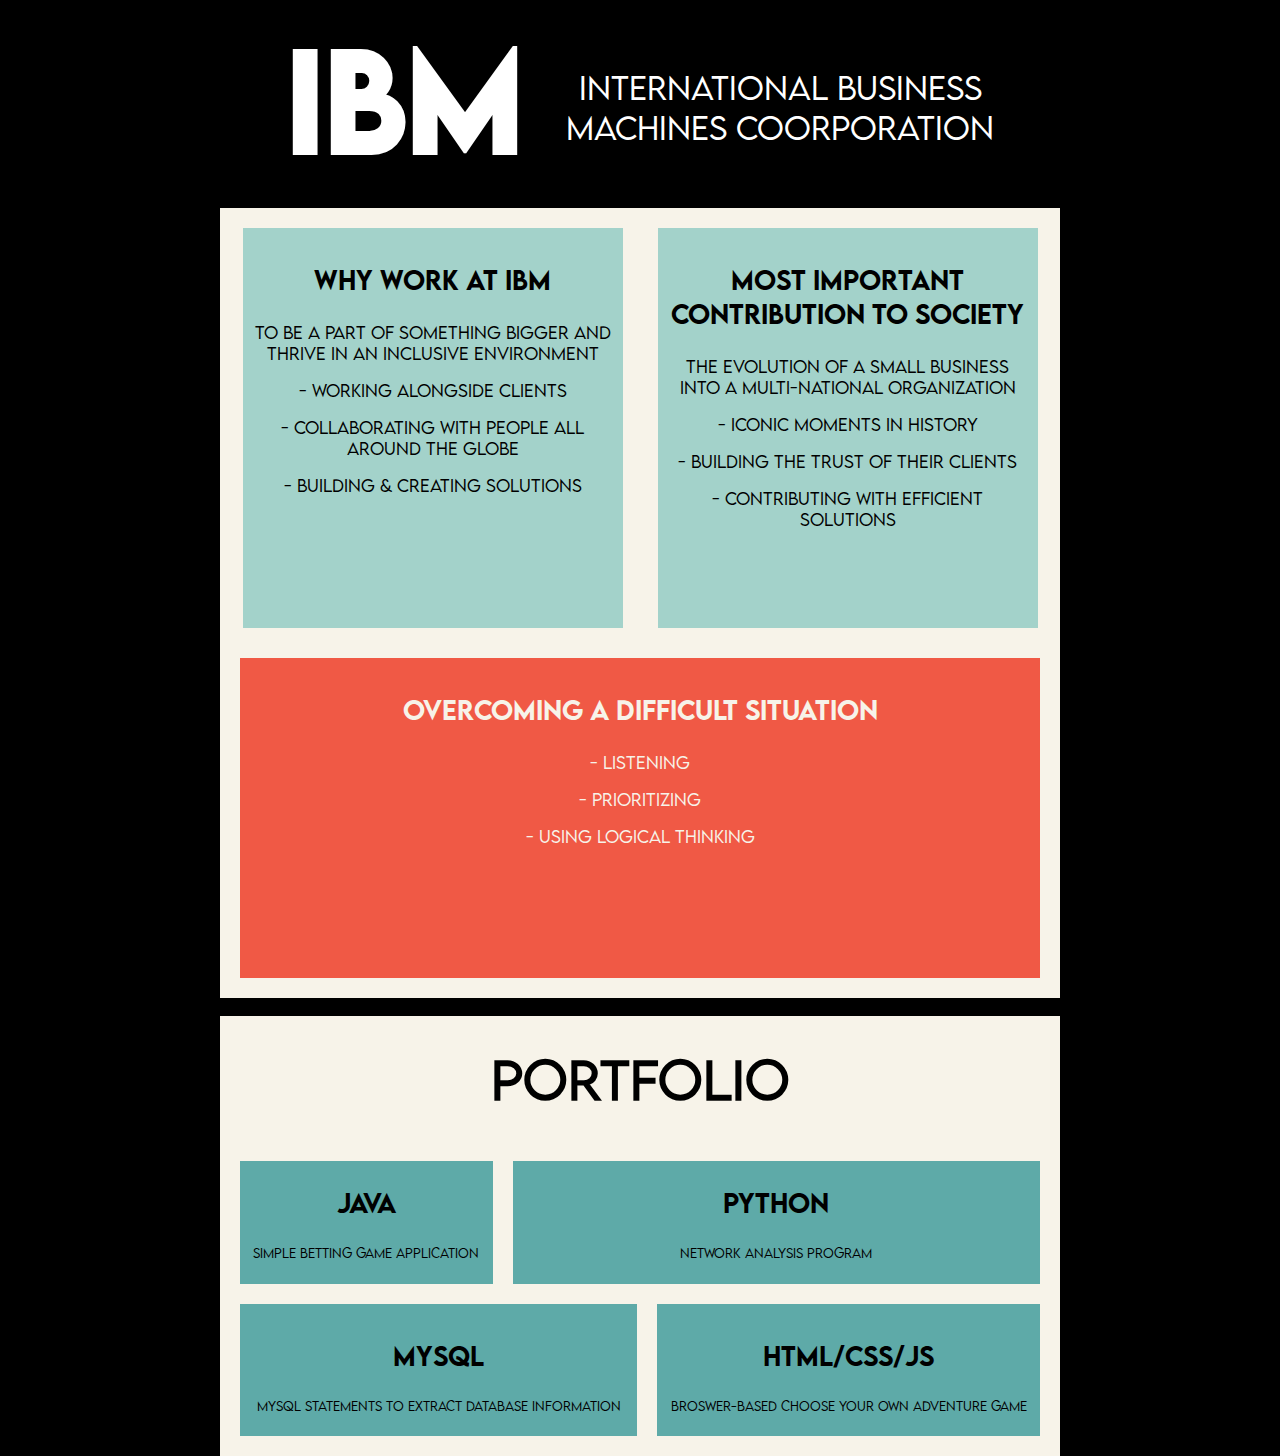
<file: index.html>
<!DOCTYPE html>
<html>
  <head>
    <title> Index Page </title>
    <link rel="stylesheet" href="page.css">
  </head>
  <body>
    <div class="title-div">
      <div class="title-1">
        <h1>IBM</h1><br>
      </div>

      <div class="title-2">
        <p id="subtitle">International Business <br> Machines Coorporation</p>
      </div>
    </div>

    <div class="grid-container">

      <div class="grid-item1" onclick="location.href='work.html';">
        <p class="para_title"> WHY WORK AT IBM</p>
        <p>To be a part of something bigger and thrive in an inclusive environment</p>
        <p>- Working alongside clients</p>
        <p>- Collaborating with people all around the globe</p>
        <p>- Building & creating solutions</p>

      </div>

      <div class="grid-item2" onclick="location.href='contribution.html';">
        <p class="para_title">MOST IMPORTANT CONTRIBUTION TO SOCIETY</p>
        <p>The evolution of a small business into a multi-national organization</p>
        <p>- Iconic moments in history</p>
        <p>- Building the trust of their clients</p>
        <p>- Contributing with efficient solutions</p>
      </div>

      <div class="grid-item3"  onclick="location.href='situation.html';">
        <p class="para_title">OVERCOMING A DIFFICULT SITUATION</p>
        <p>- Listening</p>
        <p>- Prioritizing</p>
        <p>- Using logical thinking</p>
        <p></p>
      </div>

    </div><br>

    <div class="portfolioDiv">
      <div class="portfolio-1">
        <h2>PORTFOLIO</h2><br>
      </div>

      <div class="portfolio-2">
        <p class="para_title">JAVA</p>
        <p class="portfolio-para">Simple betting game application</p>
      </div>

      <div class="portfolio-3">
        <p class="para_title">PYTHON</p>
        <p class="portfolio-para">Network analysis program</p>
      </div>

      <div class="portfolio-4">
        <p class="para_title">MYSQL</p>
        <p class="portfolio-para">MySQL statements to extract DataBase information</p>
      </div>

      <div class="portfolio-5">
        <p class="para_title">HTML/CSS/JS</p>
        <p class="portfolio-para">Broswer-based Choose Your Own Adventure game</p>
      </div>

    </div>

  </body>
</html>
</file>
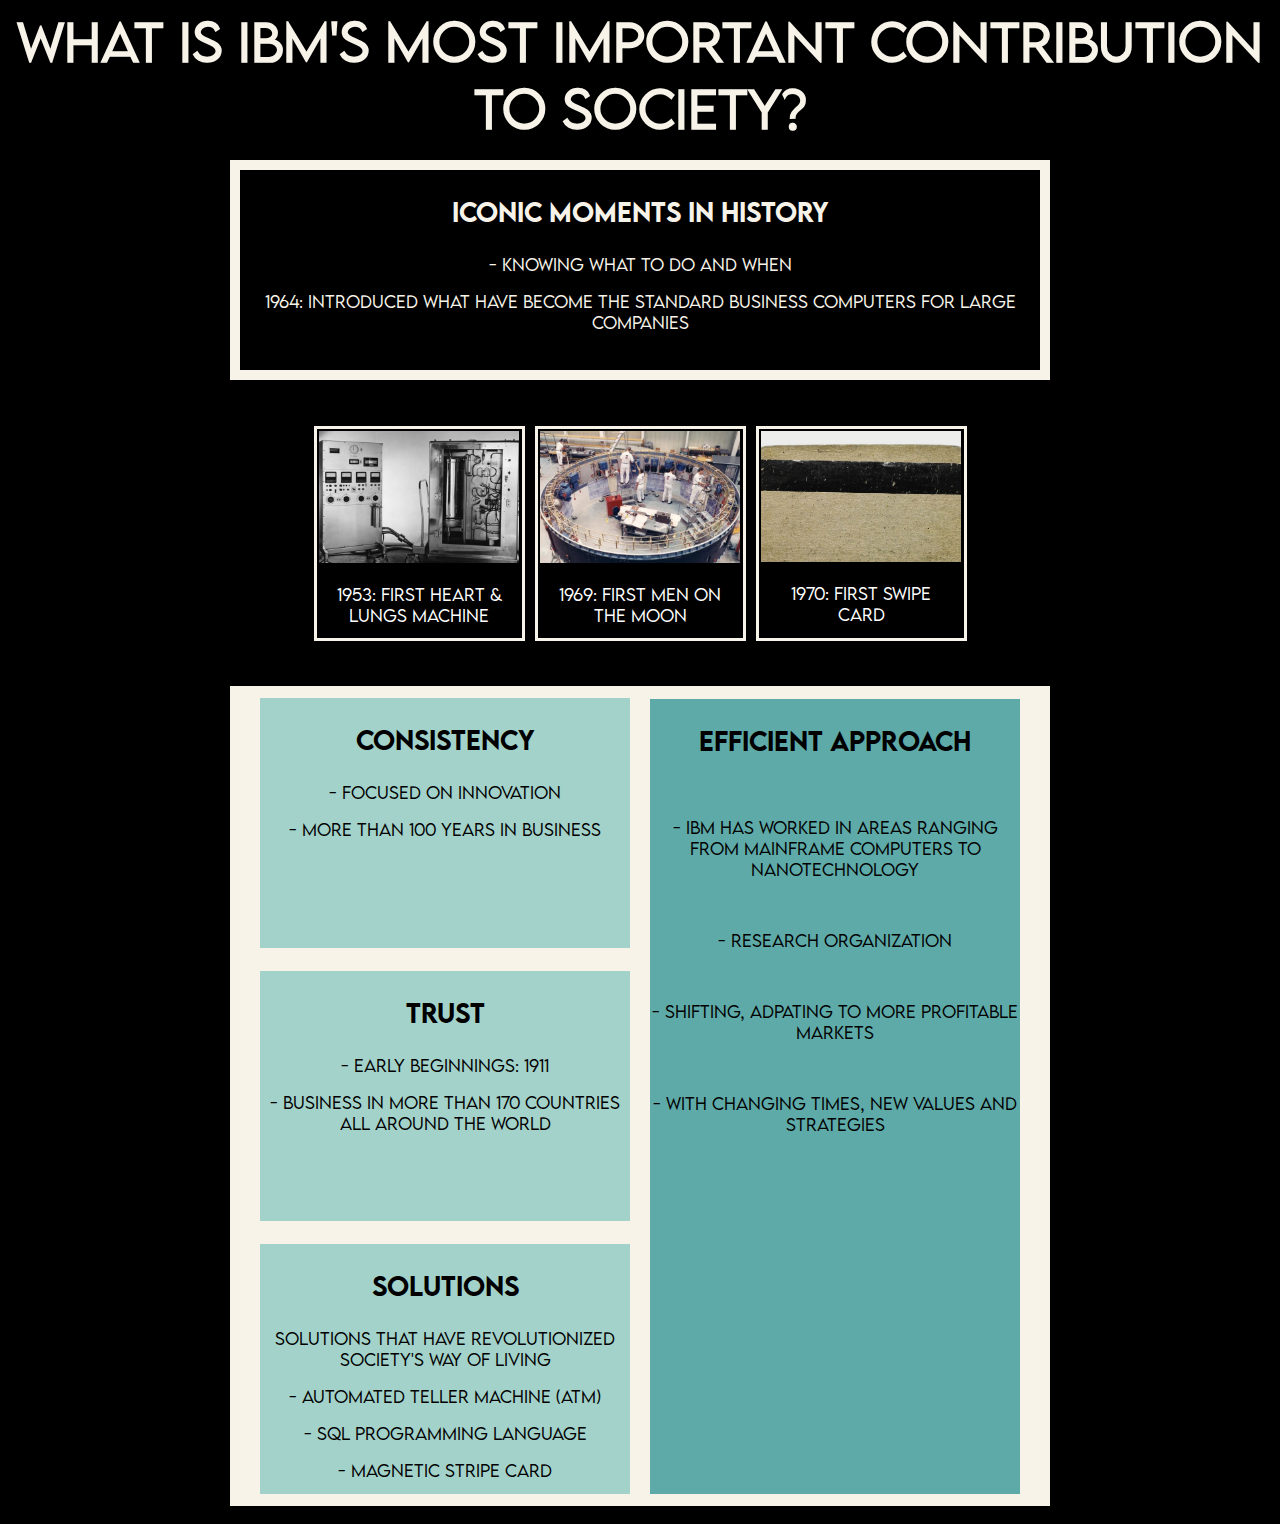
<file: contribution.html>
<!DOCTYPE html>
<html>
  <head>
    <title> IBM & Society </title>
    <link rel="stylesheet" href="page.css">
  </head>
  <body>


    <h2 id="work-h2">What is IBM'S most important contribution to society?</h2><br>

    <div class="contribution-top">
      <div class="contribution-1">
        <p class="para_title">ICONIC MOMENTS IN HISTORY</p>
        <p>- Knowing what to do and when</p>
        <p>1964: Introduced what have become the standard business computers for large companies</p>
      </div>
    </div><br>

    <div class="gallery-div">
      <div class="gallery">
        <a target="_blank" href="Images/1953.png">
          <img src="Images/heart.png" alt="Heart Machine">
        </a>
        <div class="desc">1953: First heart & lungs machine</div>
      </div>

      <div class="gallery">
        <a target="_blank" href="Images/1969.png">
          <img src="Images/apollo.png" alt="First men on the moon">
        </a>
        <div class="desc">1969: First men on the moon</div>
      </div>

      <div class="gallery">
        <a target="_blank" href="Images/1970.png">
          <img src="Images/swipe.png" alt="Swipe card">
        </a>
        <div class="desc">1970: First swipe card</div>
      </div>
    </div><br>

    <div class="contribution-bottom">
      <div class="contribution-2">
        <p class="para_title">TRUST</p>
        <p>- Early beginnings: 1911</p>
        <p>- Business in more than 170 countries all around the world</p>
      </div>

      <div class="contribution-3">
        <p class="para_title">CONSISTENCY</p>
        <p>- Focused on innovation</p>
        <p>- More than 100 years in business</p>
      </div>

      <div class="contribution-4">
        <p class="para_title">SOLUTIONS</p>
        <p>Solutions that have revolutionized society's way of living</p>
        <p>- Automated Teller Machine (ATM)</p>
        <p>- SQL programming language</p>
        <p>- Magnetic stripe card</p>
      </div>

      <div class="contribution-5">
        <p class="para_title">EFFICIENT APPROACH</p><br>
        <p>- IBM has worked in areas ranging from mainframe computers to nanotechnology</p><br>
        <p>- Research organization</p><br>
        <p>- Shifting, adpating to more profitable markets</p><br>
        <p>- With changing times, new values and strategies</p>
      </div>
    </div><br>


  </body>
</html>
</file>
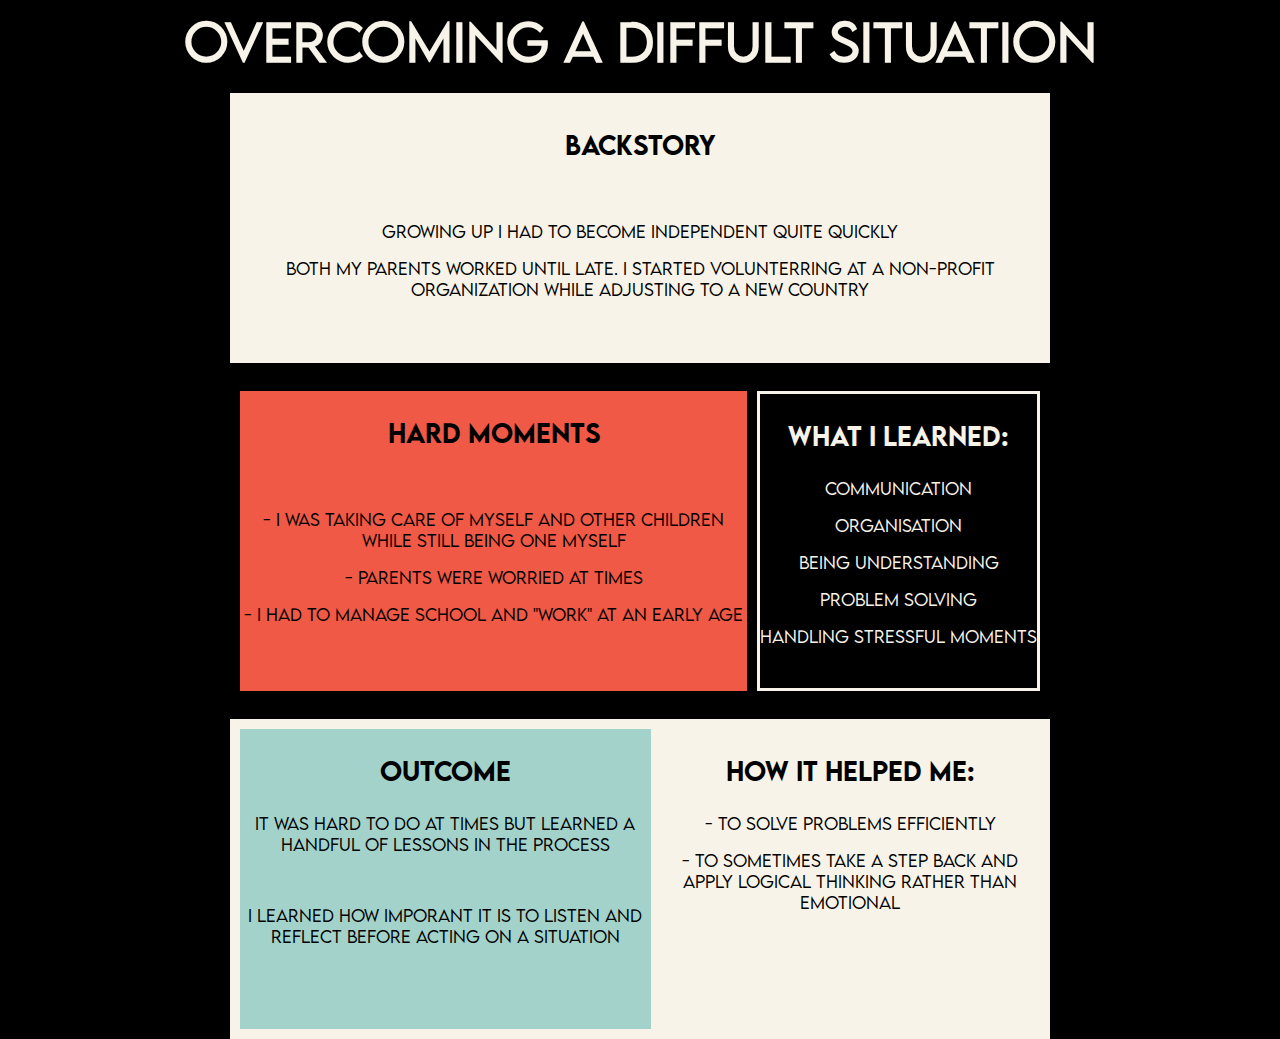
<file: situation.html>
<!DOCTYPE html>
<html>
  <head>
    <title>Overcoming a difficult situation</title>
    <link rel="stylesheet" href="page.css">
  </head>
  <body>

    <h2 id="work-h2">Overcoming a diffult situation</h2><br>

    <div class="backstory-div">
      <div class="backstory-1">
        <p class="para_title">BACKSTORY</p><br>
        <p>Growing up I had to become independent quite quickly</p>
        <p>Both my parents worked until late. I started volunterring at a
          Non-Profit Organization while adjusting to a new country</p>
        <p></p>
      </div>

    </div><br>

    <div class="middle-div">
      <div class="middle-1">
        <p class="para_title">HARD MOMENTS</p><br>
        <p>- I was taking care of myself and other children while still being one myself</p>
        <p>- Parents were worried at times</p>
        <p>- I had to manage school and "work" at an early age</p>
      </div>
      <div class="middle-2">
        <p class="para_title">WHAT I LEARNED:</p>
        <p>Communication</p>
        <p>Organisation</p>
        <p>Being understanding</p>
        <p>Problem solving</p>
        <p>Handling stressful moments</p>
      </div>
    </div><br>

    <div class="outcome-div">
      <div class="outcome-1">
        <p class="para_title">OUTCOME</p>
        <p>It was hard to do at times but learned a handful of lessons in the process</p><br>
        <p>I learned how imporant it is to listen and reflect before acting
          on a situation</p>
      </div>

      <div class="outcome-2">
        <p class="para_title">HOW IT HELPED ME:</p>
        <p>- To solve problems efficiently</p>
        <p>- To sometimes take a step back and apply logical thinking rather than emotional</p>
        
      </div>
    </div>

  </body>
</html>
</file>
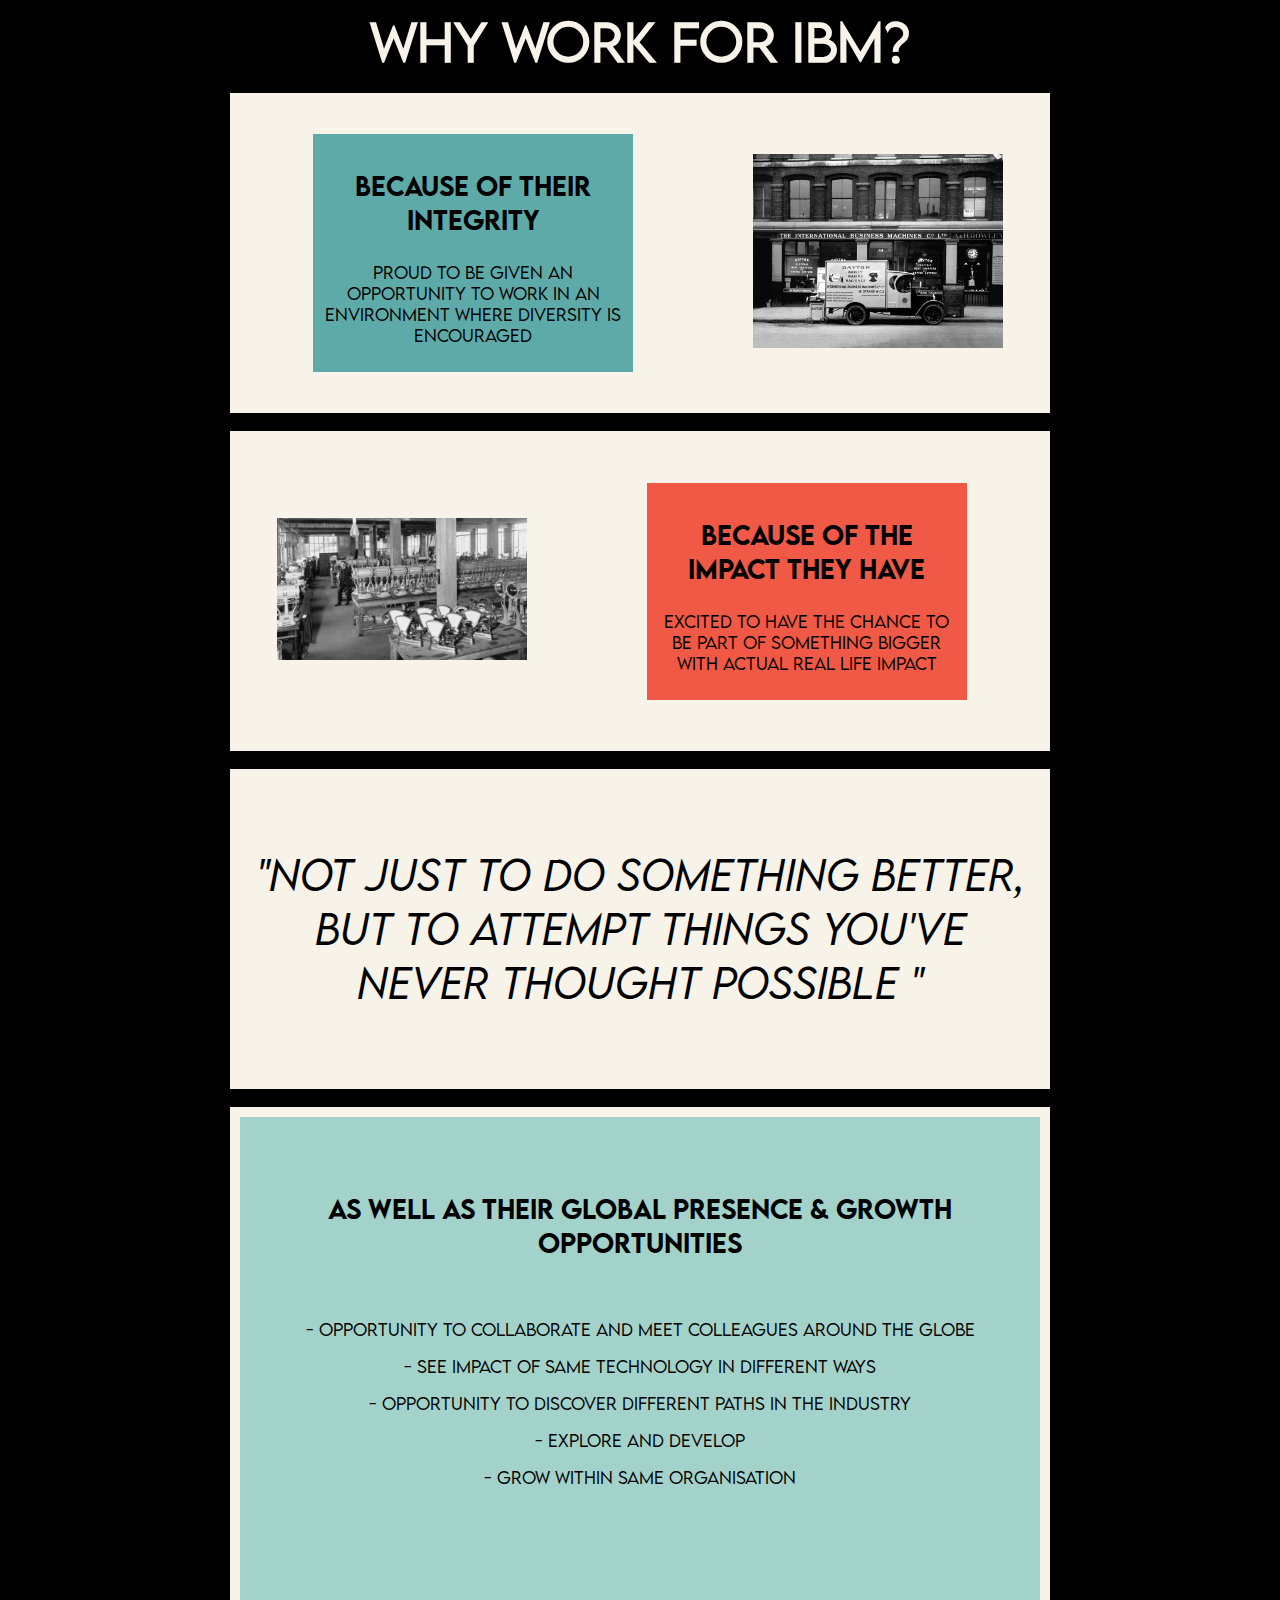
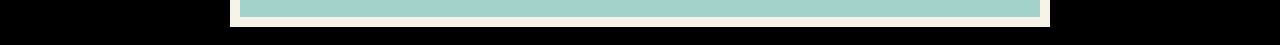
<file: work.html>
<!DOCTYPE html>
<html>
  <head>
    <title> Working at IBM </title>
    <link rel="stylesheet" href="page.css">
  </head>
  <body>

    <h2 id="work-h2">Why work for IBM?</h2><br>

    <div class="integrity-div">
      <div class="work-1">
        <p class="para_title">BECAUSE OF THEIR INTEGRITY</p>
        <p>Proud to be given an opportunity to work in an environment where
          diversity is encouraged</p>

      </div>
      <div class="work-2">
        <img src="Images/ibm.jpg" alt="">
      </div>
    </div><br>

    <div class="change-div">
      <div class="change-1">
        <p class="para_title">BECAUSE OF THE IMPACT THEY HAVE</p>
        <p>Excited to have the chance to be part of something bigger with actual real life impact</p>
      </div>
      <div class="change-2">
        <img src="Images/change.jpg" alt="">
      </div>
    </div><br>

    <div class="quote-div">
      <div class="quote-1">
        <p class="quote">"Not just to do something better, but to attempt
          things you've never thought possible "</p>
      </div>
    </div><br>

    <div class="growth-div">
      <div class="growth-1">
        <p class="para_title">AS WELL AS THEIR GLOBAL PRESENCE & GROWTH OPPORTUNITIES</p><br>
        <p>- Opportunity to collaborate and meet colleagues around the globe</p>
        <p>- See impact of same technology in different ways</p>
        <p>- Opportunity to discover different paths in the industry</p>
        <p>- Explore and develop</p>
        <p>- Grow within same organisation</p>
      </div>
    </div><br>

  </body>
</html>
</file>
<file: page.css>
html, body {
  height: 100%;
}
body{
  background-color: black;
}

h1{
  font-size: 130px;
  text-align: center;
  color: white;
  font-family: LMmedium;
  margin: 0;
}
h2{
  font-size: 50px;
  font-family: LMlight;
  padding: 0 0 0 0;
  margin: 0 0 0 0;
}
#work-h2{
  text-align: center;
  color: #f7f3e9;
}
p{
  font-family: LMlight;

}
button{
  padding: 5px;
  margin: 5px;
  border: none;
  background-color: black;
  color: white;
  font-size: 15px;
}
button:hover{
  background-color: white;
  color: black;
}
.para_title{
  font-family: LMmedium;
  font-size: 25px;
}

#subtitle{
  font-size: 30px;
}
.quote{
  font-family: LMlightItalic;
  font-size: 40px;
  padding: 10px;
}

.portfolio-para{
  font-size: 12px;
}

/* ----------------------------- IMAGE GALLERY ----------------------------- */

.gallery-div{
  display: flex;
  width: 700px;
  height: 270px;
  margin: auto;
  align-items: center;
  justify-content: center;
}
.gallery{
  margin: 5px;
  border: 3px solid #f7f3e9;
  float: left;
  width: 205px;
  height: 209px;
  color:white;
  text-align: center;



}
.gallery:hover{
  border: none;
  background-color: #f05945;
}

.gallery img{
  width: 200px;
  padding: 2px;
  text-align: center;

}
.desc{
  padding: 15px;
  text-align: center;
  font-family: LMlight;
}


/* --------------------------- GRIDS & GRID ITEMS --------------------------- */

.title-1{
  grid-area: ibm;
}
.title-2{
  grid-area: subtitle;
}
.title-div{
  display: grid;
  grid-template-areas:
  'ibm subtitle';
  width: 750px;
  height: 200px;
  text-align: center;
  margin: auto;
  grid-auto-flow: column;
  align-items: center;
  justify-items: center;
  color: white;
}


.grid-item1{
  grid-area: work;
  padding: 10px;
  width: 360px;
  height: 380px;
  background-color: #a3d2ca;
}
.grid-item2{
  grid-area: addition;
  padding: 10px;
  width: 360px;
  height: 380px;
  background-color: #a3d2ca;
}
.grid-item3{
  grid-area: difficult;
  padding: 10px;
  width: 780px;
  height: 300px;
  background-color: #f05945;
  color: #f7f3e9;
}

.grid-container{
  display: grid;
  grid-template-areas:
  'work addition'
  'difficult difficult';
  width: 800px;
  height: 750px;
  text-align: center;
  margin: auto;
  grid-gap: 30px;
  padding: 20px;
  background-color: #f7f3e9;
  color: black;
  grid-auto-flow: column;
  align-items: center;
  justify-items: center;
}

.grid-item1:hover,
.grid-item2:hover,
.grid-item3:hover{
  background-color: #5eaaa8;
}
.portfolio-2:hover,
.portfolio-3:hover,
.portfolio-4:hover,
.portfolio-5:hover{
  background-color: #a3d2ca;
}

.portfolio-1{
  grid-area: title;
  padding: 10px;
  background-color: #f7f3e9;
}
.portfolio-2{
  grid-area: java;
  padding: 10px;
  padding-top: 0;
  background-color: #5eaaa8;
}
.portfolio-3{
  grid-area: python;
  padding: 10px;
  padding-top: 0;
  background-color: #5eaaa8;
}
.portfolio-4{
  grid-area: sql;
  padding: 10px;
  background-color: #5eaaa8;
}
.portfolio-5{
  grid-area: html;
  padding: 10px;
  background-color: #5eaaa8;
}


.portfolioDiv{
  display: grid;
  grid-template-areas:
  'title title title'
  'java python python'
  'sql sql  html';
  width: 800px;
  height: 400px;
  text-align: center;
  margin: auto;
  grid-gap: 20px;
  padding: 20px;
  background-color: #f7f3e9;
  color: black;
}

.work-1{
  grid-area: integrity;
  padding: 10px;
  background-color: #5eaaa8;
  width: 300px;
}
.work-2{
  grid-area: img;
}
.change-1{
  grid-area: change;
  padding: 10px;
  background-color: #f05945;
  width: 300px;
}
.change-2{
  grid-area: img;
}
.growth-1{
  grid-area: growth;
  padding: 50px;
  background-color: #a3d2ca;
  width: 700px;
  height: 400px;
  justify-content: center;
}

.quote-1{
  grid-area: quote;
}

img{
  width: 250px;

}

.work-1:hover, .change-1:hover{
  width: 320px;
  height: 270px;
}


.integrity-div{
  display: grid;
  grid-template-areas:
  'integrity integrity img';
  width: 800px;
  height: 300px;
  text-align: center;
  margin: auto;
  grid-gap: 10px;
  padding: 10px;
  background-color: #f7f3e9;
  color: black;
  grid-auto-flow: column;
  align-items: center;
  justify-items: center;
}
.change-div{
  display: grid;
  grid-template-areas:
  'img change change';
  width: 800px;
  height: 300px;
  text-align: center;
  margin: auto;
  grid-gap: 10px;
  padding: 10px;
  background-color: #f7f3e9;
  color: black;
  grid-auto-flow: column;
  align-items: center;
  justify-items: center;
}
.quote-div{
  display: grid;
  grid-template-areas:
  'quote';
  width: 800px;
  height: 300px;
  text-align: center;
  margin: auto;
  grid-gap: 10px;
  padding: 10px;
  background-color: #f7f3e9;
  color: black;
  grid-auto-flow: column;
  align-items: center;
  justify-content: center;
}
.growth-div{
  display: grid;
  grid-template-areas:
  'img change change';
  width: 800px;
  height: 500px;
  text-align: center;
  margin: auto;
  /* grid-gap: 10px; */
  padding: 10px;
  background-color: #f7f3e9;
  color: black;
}

.contribution-1{
  grid-area: moments;
  width: 800px;
  height: 200px;
  background-color: black;
  color: #f7f3e9;
}
.contribution-2{
  grid-area: trust;
  width: 370px;
  height: 250px;
  /* width: 800px;
  height: 200px; */
  background-color: #a3d2ca;
}
.contribution-3{
  grid-area: consistency;
  width: 370px;
  height: 250px;
  /* width: 800px;
  height: 200px; */
  background-color: #a3d2ca;
}
.contribution-4{
  grid-area: solutions;
  width: 370px;
  height: 250px;
  /* width: 800px;
  height: 200px; */
  background-color: #a3d2ca;
}
.contribution-5{
  grid-area: approach;
  width: 370px;
  height: 795px;
  background-color: #5eaaa8;
}

.contribution-top{
  display: grid;
  grid-template-areas:
  'moments ';
  width: 800px;
  height: 200px;
  text-align: center;
  margin: auto;
  grid-gap: 10px;
  padding: 10px;
  background-color: #f7f3e9;
  color: black;

}
.contribution-top:hover{
  background-color: #f05945;
  border: none;
}

.contribution-bottom{
  display: grid;
  grid-template-areas:
  'consistency approach'
  'trust approach'
  'solutions approach';
  width: 800px;
  height: 800px;
  text-align: center;
  margin: auto;
  grid-gap: 20px;
  padding: 10px;
  background-color: #f7f3e9;
  color: black;
  align-items: center;
  justify-content: center;
}

.backstory-1{
  grid-area: backstory;
  background-color: #f7f3e9;
}
.middle-1{
  grid-area: breaking;
  background-color: #f05945;
}
.middle-2{
  grid-area: values;
  background-color: black;
  color: #f7f3e9;
  border: 3px solid #f7f3e9;
}
.middle-2:hover{
  background-color: #f05945;
  border: none;
  color: black;
}
.outcome-1{
  grid-area: outcome;
  background-color: #a3d2ca;

}
.outcome-2{
  grid-area: positive;
  background-color: #f7f3e9;

}

.backstory-div{
  display: grid;
  grid-template-areas:
  'backstory';
  width: 800px;
  height: 250px;
  text-align: center;
  margin: auto;
  grid-gap: 10px;
  padding: 10px;
  background-color: #f7f3e9;
  color: black;
}
.middle-div{
  display: grid;
  grid-template-areas:
  'breaking values';
  width: 800px;
  height: 300px;
  text-align: center;
  margin: auto;
  grid-gap: 10px;
  padding: 10px;
  color: black;
}
.outcome-div{
  display: grid;
  grid-template-areas:
  'outcome positive';
  width: 800px;
  height: 300px;
  text-align: center;
  margin: auto;
  grid-gap: 10px;
  padding: 10px;
  background-color: #f7f3e9;
  color: black;
}

@font-face{
  font-family: LMmedium;
  src: url(Fonts/LEMONMILK-Medium.otf);
}
@font-face {
  font-family: LMlight;
  src: url(Fonts/LEMONMILK-Light.otf);
}
@font-face {
  font-family: LMmediumItalic;
  src: url(Fonts/LEMONMILK-MediumItalic.otf);
}
@font-face {
  font-family: LMlightItalic;
  src: url(Fonts/LEMONMILK-LightItalic.otf);
}
</file>
